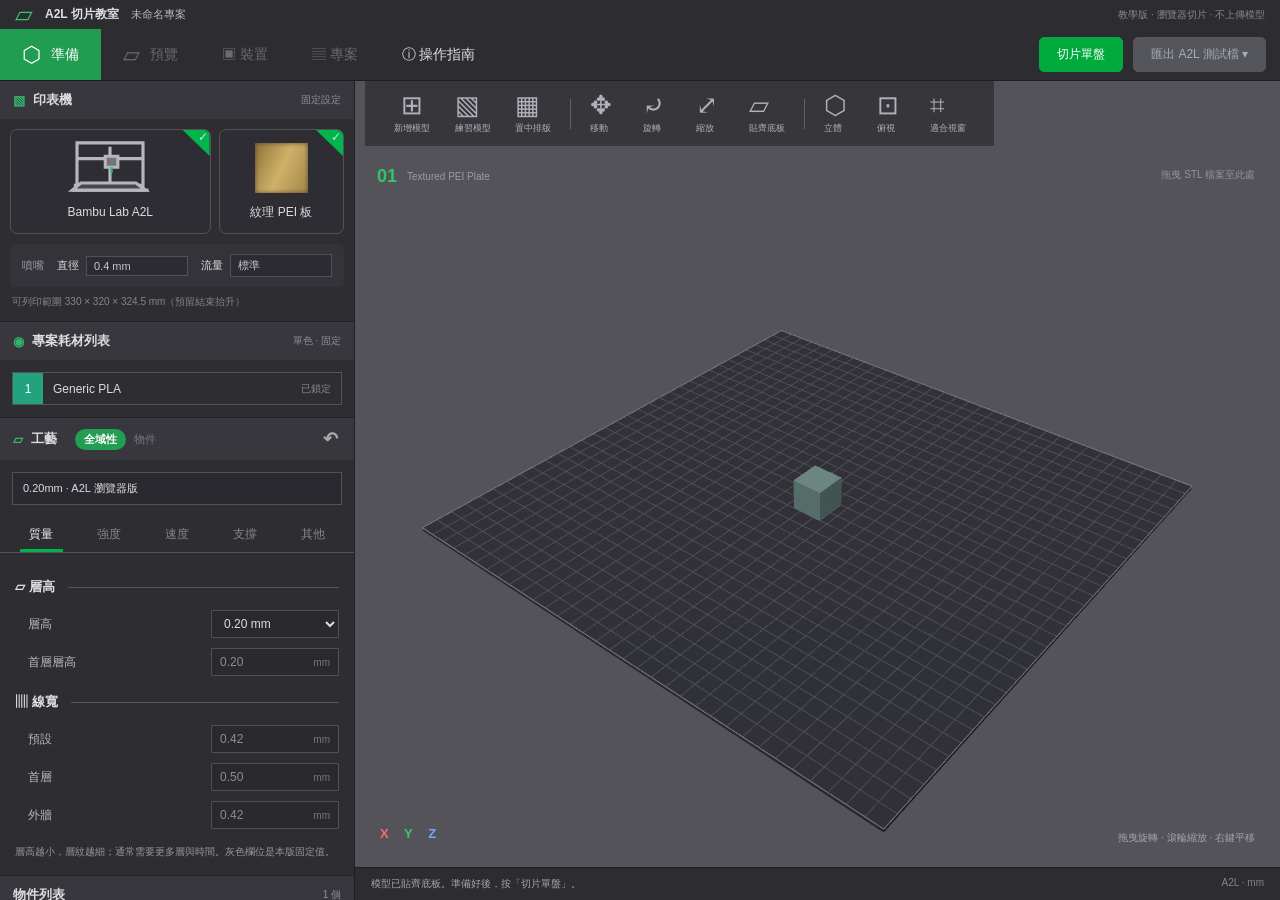
<file: a2l-pages 2/index.html>
<!doctype html><html lang="zh-Hant"><head><meta charset="utf-8"><meta name="viewport" content="width=device-width,initial-scale=1"><title>A2L 切片教室</title><link rel="stylesheet" href="style.css?v=pages-color2"><script type="importmap">{"imports":{"three":"./vendor/three.module.js"}}</script></head><body>
<div class="titlebar"><span class="app-icon">▱</span><b>A2L 切片教室</b><span>未命名專案</span><small>教學版 · 瀏覽器切片 · 不上傳模型</small></div>
<header><nav aria-label="工作流程"><button id="prepare" class="active"><span>⬡</span> 準備</button><button id="preview" disabled><span>▱</span> 預覽</button><button disabled title="此教學版不連接列印機">▣ 裝置</button><button disabled title="此教學版只處理單一模型">▤ 專案</button><button id="help">ⓘ 操作指南</button></nav><div class="actions"><button id="slice" class="primary" disabled>切片單盤</button><button id="cancel" hidden>取消切片</button><a id="download" class="button primary disabled" aria-disabled="true" download>匯出 A2L 測試檔 ▾</a></div></header>
<main><aside class="settings"><section class="printer-section"><div class="section-title"><span class="green">▧</span> 印表機 <small>固定設定</small></div><div class="machine-cards"><div class="machine-card"><svg viewBox="0 0 140 80" aria-hidden="true"><g fill="none" stroke="#b6b7bc" stroke-width="4"><path d="M28 68V10h84v58M22 70h97M70 15v50M28 30h84M24 64h90"/><path d="M64 27h16v14H64z" fill="#72757a"/><path d="M33 61h70l12 9H22z" fill="#45474c"/></g><path d="M72 41v7" stroke="#25ba69" stroke-width="3"/></svg><b>Bambu Lab A2L</b><span class="corner-check">✓</span></div><div class="machine-card plate-card"><div class="pei"></div><b>紋理 PEI 板</b><span class="corner-check">✓</span></div></div><div class="nozzle"><span>噴嘴</span><label>直徑 <b>0.4 mm</b></label><label>流量 <b>標準</b></label></div><p class="bed-size">可列印範圍 330 × 320 × 324.5 mm（預留結束抬升）</p></section>
<section class="filament-section"><div class="section-title"><span class="green">◉</span> 專案耗材列表 <small>單色 · 固定</small></div><div class="filament-line"><span class="spool">1</span><span>Generic PLA</span><span class="locked">已鎖定</span></div></section>
<section class="process-section"><div class="section-title"><span class="green">▱</span> 工藝 <span class="pill">全域性</span><span class="object-label">物件</span><button id="reset" title="還原列印參數" aria-label="還原列印參數">↶</button></div><div class="preset" id="presetName">0.20mm · A2L 瀏覽器版</div><div class="param-tabs" role="tablist" aria-label="工藝參數"><button class="selected" data-panel="quality" role="tab" aria-selected="true">質量</button><button data-panel="strength" role="tab" aria-selected="false">強度</button><button data-panel="speed" role="tab" aria-selected="false">速度</button><button data-panel="support" role="tab" aria-selected="false">支撐</button><button data-panel="other" role="tab" aria-selected="false">其他</button></div>
<div class="param-panel" id="panel-quality" role="tabpanel"><h3>▱ 層高</h3><label class="param-row">層高 <select id="layer"><option value="0.12">0.12 mm</option><option value="0.16">0.16 mm</option><option value="0.2" selected>0.20 mm</option><option value="0.24">0.24 mm</option><option value="0.28">0.28 mm</option></select></label><div class="param-row"><span>首層層高</span><span class="readonly">0.20 <small>mm</small></span></div><h3>▥ 線寬</h3><div class="param-row"><span>預設</span><span class="readonly">0.42 <small>mm</small></span></div><div class="param-row"><span>首層</span><span class="readonly">0.50 <small>mm</small></span></div><div class="param-row"><span>外牆</span><span class="readonly">0.42 <small>mm</small></span></div><p class="hint" id="layerHint">層高越小，層紋越細；通常需要更多層與時間。灰色欄位是本版固定值。</p></div>
<div class="param-panel" id="panel-strength" role="tabpanel" hidden><h3>▥ 牆壁</h3><label class="param-row">牆壁圈數<input id="walls" type="number" min="2" max="6" value="2"></label><h3>▤ 頂部 / 底部外殼</h3><div class="param-row"><span>頂部殼體層數</span><span class="readonly">5</span></div><div class="param-row"><span>底部殼體層數</span><span class="readonly">3</span></div><h3>▦ 稀疏填充</h3><label class="param-row">稀疏填充密度 %<input id="infill" type="number" min="0" max="80" value="15"></label><div class="param-row"><span>填充圖案</span><span class="readonly">網格 Grid</span></div><p class="hint">填充支撐內部；外牆也會影響強度。先改一個參數，再比較切片結果。</p></div>
<div class="param-panel" id="panel-speed" role="tabpanel" hidden><h3>◴ 首層速度</h3><div class="param-row"><span>首層</span><span class="readonly">50 <small>mm/s</small></span></div><h3>◴ 其他層速度</h3><div class="param-row"><span>外牆</span><span class="readonly">200 <small>mm/s</small></span></div><div class="param-row"><span>內牆</span><span class="readonly">300 <small>mm/s</small></span></div><div class="param-row"><span>稀疏填充</span><span class="readonly">270 <small>mm/s</small></span></div><p class="hint">速度沿用 A2L 標準工藝。這些是設定上限；實際速度還受流量、冷卻與加速度限制。</p></div>
<div class="param-panel" id="panel-support" role="tabpanel" hidden><h3>♧ 支撐</h3><label class="param-row">啟用支撐<input id="support" type="checkbox"></label><div class="param-row"><span>類型</span><span class="readonly">普通（自動）</span></div><p class="hint">用「練習模型」切換到橋樑，觀察啟用支撐前後的路徑。是否需要支撐仍取決於懸空形狀與跨距。</p></div>
<div class="param-panel" id="panel-other" role="tabpanel" hidden><h3>▱ 熱床附著</h3><label class="param-row">啟用外側 Brim<input id="brim" type="checkbox"></label><div class="param-row"><span>Brim 寬度</span><span class="readonly">5 <small>mm</small></span></div><h3>▤ 列印順序</h3><div class="param-row"><span>順序</span><span class="readonly">逐層</span></div><p class="hint">Brim 會延伸物件底部的接觸面積。模型太靠近板邊時，請檢查切片結果是否超界。</p></div></section>
<section class="objects"><div class="section-title">物件列表 <small id="objectCount">1 個</small></div><div class="object-row"><span class="green">⬡</span><span id="modelName">練習方塊.stl</span><button id="delete" aria-label="刪除模型">×</button></div><div id="dimensions" class="muted">20 × 20 × 20 mm</div></section><div class="engine"><i id="engineDot" class="dot"></i><span id="engineStatus">正在連接切片引擎…</span></div></aside>
<div class="workspace"><div class="toolbar"><label class="tool" for="file" title="匯入 STL 模型"><span>⊞</span><small>新增模型</small></label><input hidden id="file" type="file" accept=".stl"><button class="tool" id="sample" title="切換方塊 / 橋樑練習模型"><span>▧</span><small>練習模型</small></button><button class="tool" id="center"><span>▦</span><small>置中排版</small></button><i class="divider"></i><button class="tool" id="moveTool"><span>✥</span><small>移動</small></button><button class="tool" id="rotateTool"><span>⤾</span><small>旋轉</small></button><button class="tool" id="scaleTool"><span>⤢</span><small>縮放</small></button><button class="tool" id="bedTool"><span>▱</span><small>貼齊底板</small></button><i class="divider"></i><button class="tool" id="iso"><span>⬡</span><small>立體</small></button><button class="tool" id="top"><span>⊡</span><small>俯視</small></button><button class="tool" id="fit"><span>⌗</span><small>適合視窗</small></button></div>
<div class="viewport" id="viewport"><div class="plate-label"><b>01</b><span>Textured PEI Plate</span></div><div id="dropHint">拖曳 STL 檔案至此處</div><div id="transform"><div class="transform-title">物件操作 <button id="closeTransform" aria-label="關閉物件操作">×</button></div><label>縮放 %<input id="scale" type="number" value="100" min="1" max="2000"></label><label>旋轉 X°<input id="rx" type="number" value="0" step="15"></label><label>旋轉 Y°<input id="ry" type="number" value="0" step="15"></label><label>旋轉 Z°<input id="rz" type="number" value="0" step="15"></label><label>中心 X<input id="px" type="number" value="165" step="1"></label><label>中心 Y<input id="py" type="number" value="160" step="1"></label></div>
<div id="result" hidden><div class="result-title">切片結果 <span>引擎估算</span></div><div class="stats"><div><b id="time">—</b><small>預估總時間</small></div><div><b id="weight">—</b><small>PLA 用量</small></div></div><p id="comparison" class="hint"></p><p id="engineWarning" class="warning"></p><small class="hint">真實 G-code · A2L 輸出尚未實機驗證</small></div>
<div class="axis-label"><span style="color:#ff6868">X</span> <span style="color:#30c973">Y</span> <span style="color:#79a4ff">Z</span></div><div class="view-hint">拖曳旋轉 · 滾輪縮放 · 右鍵平移</div><div id="boundsWarning" hidden>模型超出列印範圍，請縮小或置中</div></div>
<div id="layerPanel" hidden><div class="layer-head"><b id="layerReadout">第 1 層</b><label class="inline"><input type="checkbox" id="singleLayer"> 只顯示此層</label><button id="play">▶ 播放</button></div><input id="layerSlider" type="range" min="1" max="100" value="1" aria-label="預覽層數"><div class="legend"><span style="--c:#8baba7">模型 · 霧面灰綠</span><span style="--c:#b6a18e">支撐 · 灰褐</span></div></div>
<progress id="progress" max="100" value="0" hidden></progress><footer><span id="status" role="status">先觀察模型，再決定列印方式。</span><span class="units">A2L · mm</span></footer></div></main>
<dialog id="guide"><button id="closeGuide" class="close" aria-label="關閉指南">×</button><div class="eyebrow">你的第一份列印檔案</div><h2>先準備，再檢查。</h2><p>這是獨立製作的教學介面，借用切片軟體常見操作流程，並非 Bambu Lab 官方產品。</p><ol class="tasks"><li id="task1">匯入 STL（以 mm 解讀），或使用內建練習模型。每次匯入會替換目前模型。</li><li id="task2">調整尺寸與方向。旋轉後自動貼齊底板；使用「置中」回到板中央。</li><li id="task3">設定層高、填充率、外牆、支撐與裙邊，再按「切片列印板」。</li><li id="task4">預覽顯示實際 G-code 的擠出路徑，支援逐層播放。未顯示空走與機器開關機動作。</li><li>下載 .gcode.3mf，先用 Bambu Studio 檢查，再交由教師安排實機列印。</li></ol><p><b>固定條件：</b>A2L、0.4 mm 噴嘴、Generic PLA、紋理 PEI 板。此版本每次處理一個模型、一個列印板。</p><p>模型與路徑在瀏覽器記憶體內運算，重新整理會清除。網頁不會傳送列印指令，也不會將模型上傳雲端。</p><p>切片引擎：three-slicer 0.3.5（OrcaSlicer 衍生核心），不是完整 Bambu Studio。<a href="./README.md">原始碼、授權與驗證說明</a></p></dialog>
<script src="./vendor/spark-md5.js"></script><script type="module" src="app.js?v=pages-color2"></script></body></html>
</file>
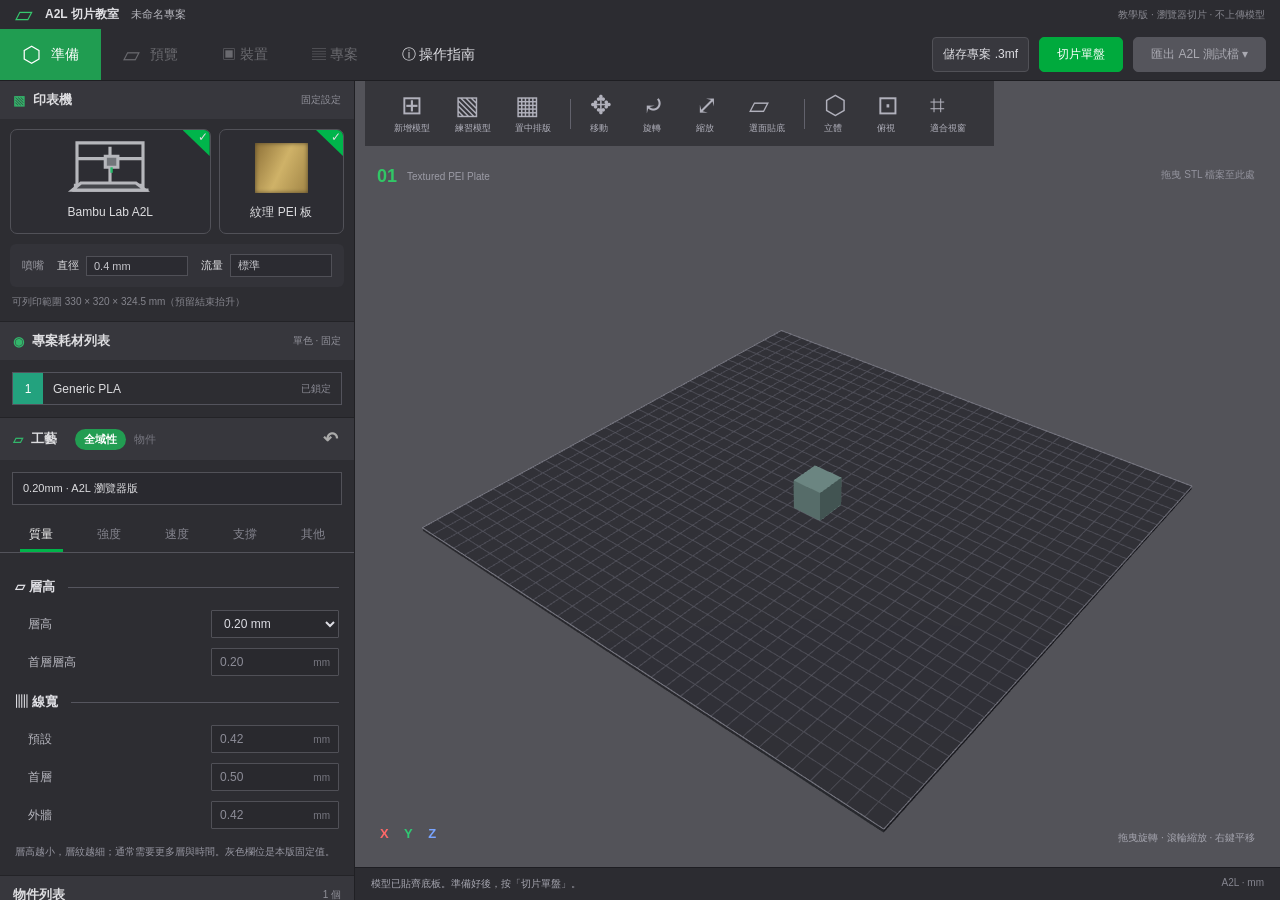
<file: a2l-pages/index.html>
<!doctype html><html lang="zh-Hant"><head><meta charset="utf-8"><meta name="viewport" content="width=device-width,initial-scale=1"><title>A2L 切片教室</title><link rel="stylesheet" href="style.css?v=20261019-topology"><script type="importmap">{"imports":{"three":"./vendor/three.module.js"}}</script></head><body>
<div class="titlebar"><span class="app-icon">▱</span><b>A2L 切片教室</b><span>未命名專案</span><small>教學版 · 瀏覽器切片 · 不上傳模型</small></div>
<header><nav aria-label="工作流程"><button id="prepare" class="active"><span>⬡</span> 準備</button><button id="preview" disabled><span>▱</span> 預覽</button><button disabled title="此教學版不連接列印機">▣ 裝置</button><button disabled title="此教學版只處理單一模型">▤ 專案</button><button id="help">ⓘ 操作指南</button></nav><div class="actions"><button id="slice" class="primary" disabled>切片單盤</button><button id="cancel" hidden>取消切片</button><a id="download" class="button primary disabled" aria-disabled="true" download>匯出 A2L 測試檔 ▾</a></div></header>
<main><aside class="settings"><section class="printer-section"><div class="section-title"><span class="green">▧</span> 印表機 <small>固定設定</small></div><div class="machine-cards"><div class="machine-card"><svg viewBox="0 0 140 80" aria-hidden="true"><g fill="none" stroke="#b6b7bc" stroke-width="4"><path d="M28 68V10h84v58M22 70h97M70 15v50M28 30h84M24 64h90"/><path d="M64 27h16v14H64z" fill="#72757a"/><path d="M33 61h70l12 9H22z" fill="#45474c"/></g><path d="M72 41v7" stroke="#25ba69" stroke-width="3"/></svg><b>Bambu Lab A2L</b><span class="corner-check">✓</span></div><div class="machine-card plate-card"><div class="pei"></div><b>紋理 PEI 板</b><span class="corner-check">✓</span></div></div><div class="nozzle"><span>噴嘴</span><label>直徑 <b>0.4 mm</b></label><label>流量 <b>標準</b></label></div><p class="bed-size">可列印範圍 330 × 320 × 324.5 mm（預留結束抬升）</p></section>
<section class="filament-section"><div class="section-title"><span class="green">◉</span> 專案耗材列表 <small>單色 · 固定</small></div><div class="filament-line"><span class="spool">1</span><span>Generic PLA</span><span class="locked">已鎖定</span></div></section>
<section class="process-section"><div class="section-title"><span class="green">▱</span> 工藝 <span class="pill">全域性</span><span class="object-label">物件</span><button id="reset" title="還原列印參數" aria-label="還原列印參數">↶</button></div><div class="preset" id="presetName">0.20mm · A2L 瀏覽器版</div><div class="param-tabs" role="tablist" aria-label="工藝參數"><button class="selected" data-panel="quality" role="tab" aria-selected="true">質量</button><button data-panel="strength" role="tab" aria-selected="false">強度</button><button data-panel="speed" role="tab" aria-selected="false">速度</button><button data-panel="support" role="tab" aria-selected="false">支撐</button><button data-panel="other" role="tab" aria-selected="false">其他</button></div>
<div class="param-panel" id="panel-quality" role="tabpanel"><h3>▱ 層高</h3><label class="param-row">層高 <select id="layer"><option value="0.12">0.12 mm</option><option value="0.16">0.16 mm</option><option value="0.2" selected>0.20 mm</option><option value="0.24">0.24 mm</option><option value="0.28">0.28 mm</option></select></label><div class="param-row"><span>首層層高</span><span class="readonly">0.20 <small>mm</small></span></div><h3>▥ 線寬</h3><div class="param-row"><span>預設</span><span class="readonly">0.42 <small>mm</small></span></div><div class="param-row"><span>首層</span><span class="readonly">0.50 <small>mm</small></span></div><div class="param-row"><span>外牆</span><span class="readonly">0.42 <small>mm</small></span></div><p class="hint" id="layerHint">層高越小，層紋越細；通常需要更多層與時間。灰色欄位是本版固定值。</p></div>
<div class="param-panel" id="panel-strength" role="tabpanel" hidden><h3>▥ 牆壁</h3><label class="param-row">牆壁圈數<input id="walls" type="number" min="2" max="6" value="2"></label><h3>▤ 頂部 / 底部外殼</h3><div class="param-row"><span>頂部殼體層數</span><span class="readonly">5</span></div><div class="param-row"><span>底部殼體層數</span><span class="readonly">3</span></div><h3>▦ 稀疏填充</h3><label class="param-row">稀疏填充密度 %<input id="infill" type="number" min="0" max="80" value="15"></label><div class="param-row"><span>填充圖案</span><span class="readonly">網格 Grid</span></div><p class="hint">填充支撐內部；外牆也會影響強度。先改一個參數，再比較切片結果。</p></div>
<div class="param-panel" id="panel-speed" role="tabpanel" hidden><h3>◴ 首層速度</h3><div class="param-row"><span>首層</span><span class="readonly">50 <small>mm/s</small></span></div><h3>◴ 其他層速度</h3><div class="param-row"><span>外牆</span><span class="readonly">200 <small>mm/s</small></span></div><div class="param-row"><span>內牆</span><span class="readonly">300 <small>mm/s</small></span></div><div class="param-row"><span>稀疏填充</span><span class="readonly">270 <small>mm/s</small></span></div><p class="hint">速度沿用 A2L 標準工藝。這些是設定上限；實際速度還受流量、冷卻與加速度限制。</p></div>
<div class="param-panel" id="panel-support" role="tabpanel" hidden><h3>♧ 支撐</h3><label class="param-row">啟用支撐<input id="support" type="checkbox"></label><div class="param-row"><span>類型</span><span class="readonly">普通（自動）</span></div><p class="hint">用「練習模型」切換到橋樑，觀察啟用支撐前後的路徑。是否需要支撐仍取決於懸空形狀與跨距。</p></div>
<div class="param-panel" id="panel-other" role="tabpanel" hidden><h3>▱ 熱床附著</h3><label class="param-row">啟用外側 Brim<input id="brim" type="checkbox"></label><div class="param-row"><span>Brim 寬度</span><span class="readonly">5 <small>mm</small></span></div><h3>▤ 列印順序</h3><div class="param-row"><span>順序</span><span class="readonly">逐層</span></div><p class="hint">Brim 會延伸物件底部的接觸面積。模型太靠近板邊時，請檢查切片結果是否超界。</p></div></section>
<section class="objects"><div class="section-title">物件列表 <small id="objectCount">1 個</small></div><div class="object-row"><span class="green">⬡</span><span id="modelName">練習方塊.stl</span><button id="delete" aria-label="刪除模型">×</button></div><div id="dimensions" class="muted">20 × 20 × 20 mm</div></section><div class="engine"><i id="engineDot" class="dot"></i><span id="engineStatus">正在連接切片引擎…</span></div></aside>
<div class="workspace"><div class="toolbar"><label class="tool" for="file" title="匯入 STL 模型"><span>⊞</span><small>新增模型</small></label><input hidden id="file" type="file" accept=".stl"><button class="tool" id="sample" title="切換方塊 / 橋樑練習模型"><span>▧</span><small>練習模型</small></button><button class="tool" id="center"><span>▦</span><small>置中排版</small></button><i class="divider"></i><button class="tool" id="moveTool"><span>✥</span><small>移動</small></button><button class="tool" id="rotateTool"><span>⤾</span><small>旋轉</small></button><button class="tool" id="scaleTool"><span>⤢</span><small>縮放</small></button><button class="tool" id="bedTool"><span>▱</span><small>貼齊底板</small></button><i class="divider"></i><button class="tool" id="iso"><span>⬡</span><small>立體</small></button><button class="tool" id="top"><span>⊡</span><small>俯視</small></button><button class="tool" id="fit"><span>⌗</span><small>適合視窗</small></button></div>
<div class="viewport" id="viewport"><div class="plate-label"><b>01</b><span>Textured PEI Plate</span></div><div id="dropHint">拖曳 STL 檔案至此處</div><div id="transform"><div class="transform-title">物件操作 <button id="closeTransform" aria-label="關閉物件操作">×</button></div><label>縮放 %<input id="scale" type="number" value="100" min="1" max="2000"></label><label>旋轉 X°<input id="rx" type="number" value="0" step="15"></label><label>旋轉 Y°<input id="ry" type="number" value="0" step="15"></label><label>旋轉 Z°<input id="rz" type="number" value="0" step="15"></label><label>中心 X<input id="px" type="number" value="165" step="1"></label><label>中心 Y<input id="py" type="number" value="160" step="1"></label></div>
<div id="result" hidden><div class="result-title">切片結果 <span>引擎估算</span></div><div class="stats"><div><b id="time">—</b><small>預估總時間</small></div><div><b id="weight">—</b><small>PLA 用量</small></div></div><p id="comparison" class="hint"></p><p id="engineWarning" class="warning"></p><small class="hint">真實 G-code · A2L 輸出尚未實機驗證</small></div>
<div class="axis-label"><span style="color:#ff6868">X</span> <span style="color:#30c973">Y</span> <span style="color:#79a4ff">Z</span></div><div class="view-hint">拖曳旋轉 · 滾輪縮放 · 右鍵平移</div><div id="boundsWarning" hidden>模型超出列印範圍，請縮小或置中</div></div>
<div id="layerPanel" hidden><div class="layer-head"><b id="layerReadout">第 1 層</b><label class="inline"><input type="checkbox" id="singleLayer"> 只顯示此層</label><button id="play">▶ 播放</button></div><input id="layerSlider" type="range" min="1" max="100" value="1" aria-label="預覽層數"><div class="legend"><span style="--c:#8baba7">模型 · 霧面灰綠</span><span style="--c:#b6a18e">支撐 · 灰褐</span></div></div>
<progress id="progress" max="100" value="0" hidden></progress><footer><span id="status" role="status">先觀察模型，再決定列印方式。</span><span class="units">A2L · mm</span></footer></div></main>
<dialog id="guide"><button id="closeGuide" class="close" aria-label="關閉指南">×</button><div class="eyebrow">你的第一份列印檔案</div><h2>先準備，再檢查。</h2><p>這是獨立製作的教學介面，借用切片軟體常見操作流程，並非 Bambu Lab 官方產品。</p><ol class="tasks"><li id="task1">匯入 STL（以 mm 解讀）或本網站儲存的 .3mf 專案，或使用內建練習模型。每次匯入會替換目前模型。</li><li id="task2">調整尺寸與方向。按「選面貼底」，點選模型的外側平面，讓該面朝下並將模型貼齊底板；使用「置中」回到板中央。</li><li id="task3">設定層高、填充率、外牆、支撐與裙邊，再按「切片列印板」。</li><li id="task4">預覽顯示實際 G-code 的擠出路徑，支援逐層播放。未顯示空走與機器開關機動作。</li><li>按「儲存專案 .3mf」可保存模型與設定，日後重新匯入繼續編輯。</li><li>下載 .gcode.3mf，先用 Bambu Studio 檢查，再交由教師安排實機列印。</li></ol><p><b>固定條件：</b>A2L、0.4 mm 噴嘴、Generic PLA、紋理 PEI 板。此版本每次處理一個模型、一個列印板。</p><p>模型與路徑在瀏覽器記憶體內運算，重新整理會清除。網頁不會傳送列印指令，也不會將模型上傳雲端。</p><p>切片引擎：three-slicer 0.3.5（OrcaSlicer 衍生核心），不是完整 Bambu Studio。<a href="./README.md">原始碼、授權與驗證說明</a></p></dialog>
<script src="./vendor/spark-md5.js"></script><script type="module" src="app.js?v=20261019-topology"></script></body></html>
</file>
<file: a2l-pages 2/style.css>
:root{font-family:-apple-system,BlinkMacSystemFont,"Noto Sans TC","PingFang TC",sans-serif;font-size:13px;color:#dddde0;background:#535359;color-scheme:dark;--green:#00ae42;--line:#48484e;--panel:#2d2d32;--input:#29292e}*{box-sizing:border-box}body{margin:0}button,input,select{font:inherit}button,.button{cursor:pointer;border:1px solid #515157;border-radius:4px;background:#38383e;color:#dedee3;padding:7px 12px;text-decoration:none;display:inline-block;text-align:center;white-space:nowrap}button:hover,.button:hover{background:#46464e}button:disabled,.disabled{opacity:.4;cursor:not-allowed;pointer-events:none}button:focus-visible,a:focus-visible,input:focus-visible,select:focus-visible{outline:2px solid #37cf73;outline-offset:2px}.titlebar{height:29px;background:#2c2c31;display:flex;gap:12px;align-items:center;padding:0 15px;font-size:11px;color:#b6b6bd}.titlebar b{color:#e0e0e4;font-size:12px}.titlebar small{margin-left:auto;font-size:10px;color:#87878f}.app-icon{color:#36c86e;font-size:23px}header{height:52px;background:#2c2c31;display:flex;align-items:stretch;justify-content:space-between;border-bottom:1px solid #1e1e22;padding-right:14px}header nav{display:flex;align-items:stretch}header nav button{border:0;border-radius:0;background:none;font-size:14px;padding:0 22px}header nav button span{font-size:22px;margin-right:6px;vertical-align:middle}header nav button.active{background:#209d51;color:white}header nav button:disabled{opacity:.35}header .actions{display:flex;align-items:center;gap:10px;margin-left:12px}.primary{background:#00aa3d;color:#fff;border-color:#00aa3d;border-radius:5px;padding:8px 17px;font-size:12px}.primary:hover{background:#039337}.actions .disabled{background:#55555c;border-color:#55555c;color:#aaaab2;opacity:1}main{display:grid;grid-template-columns:355px minmax(380px,1fr);height:calc(100dvh - 81px);min-height:550px}.settings{background:var(--panel);border-right:1px solid #202024;overflow:auto;scrollbar-width:thin}.settings section{border-bottom:1px solid #232327}.section-title{display:flex;align-items:center;gap:8px;background:#37373d;padding:10px 13px;font-weight:600;font-size:13px;min-height:38px}.section-title small{margin-left:auto;font-size:10px;font-weight:400;color:#909099}.green{color:#33b66b}.machine-cards{display:grid;grid-template-columns:1.6fr 1fr;gap:8px;padding:10px}.machine-card{position:relative;border:1px solid #515158;border-radius:7px;display:flex;flex-direction:column;align-items:center;justify-content:center;min-height:105px;background:#2d2d33}.machine-card svg{width:110px;height:65px}.machine-card b{font-weight:500;font-size:12px;margin:6px 0 10px}.corner-check{position:absolute;right:0;top:0;background:#00b54b;clip-path:polygon(0 0,100% 0,100% 100%);padding:0 2px 12px 15px;border-radius:0 6px 0 0;font-size:12px}.pei{width:53px;height:50px;background:linear-gradient(115deg,#8e7138,#cfb268,#a18546);box-shadow:inset 0 0 4px #55472b;margin:10px 0 5px;border-radius:1px}.nozzle{margin:0 10px;background:#333339;border-radius:6px;padding:10px 12px;display:flex;gap:13px;align-items:center;font-size:11px}.nozzle>span{color:#9999a1}.nozzle label{display:flex;align-items:center;gap:7px;flex:1}.nozzle b{border:1px solid #505057;padding:3px 7px;background:#2b2b31;font-size:11px;font-weight:400;flex:1;color:#c6c6cc}.bed-size{font-size:10px;color:#85858d;margin:8px 12px 12px}.filament-line{margin:12px;display:flex;align-items:center;border:1px solid #53535c;height:33px;gap:10px;font-size:12px}.spool{background:#23a27e;color:white;align-self:stretch;width:30px;display:grid;place-items:center}.locked{font-size:10px;color:#888892;margin-left:auto;padding-right:10px}.pill{background:#229d52;border-radius:20px;font-size:11px;padding:3px 9px;color:white;margin-left:10px}.object-label{font-size:11px;color:#777780;font-weight:400}.section-title>button{margin-left:auto;border:0;background:none;font-size:18px;padding:0 3px;color:#aaa}.preset{margin:12px;border:1px solid #515158;background:#29292f;padding:8px 10px;font-size:11px;overflow:hidden;white-space:nowrap;text-overflow:ellipsis}.param-tabs{display:flex;border-bottom:1px solid #53535b;padding:0 10px;gap:5px}.param-tabs button{position:relative;flex:1;padding:9px 0;border:0;background:none;color:#85858f;border-radius:0;font-size:12px}.param-tabs button.selected{color:#eee}.param-tabs button.selected:after{position:absolute;bottom:0;left:10px;right:10px;height:3px;content:"";background:#00b44a}.param-panel{padding:8px 15px 14px;min-height:235px}h3{display:flex;align-items:center;gap:8px;font-size:13px;font-weight:600;margin:17px 0 14px;color:#e0e0e5}h3:after{content:"";height:1px;background:#55555e;flex:1;margin-left:5px}.param-row{display:flex;align-items:center;justify-content:space-between;margin:10px 0 10px 13px;min-height:27px;font-size:12px;color:#b9b9c1}.param-row input[type=number],.param-row select,.readonly{width:128px;background:var(--input);border:1px solid #505057;border-radius:1px;padding:4px 8px;font-size:12px;height:28px;color:#dddde4}.readonly{color:#8d8d98;display:flex;justify-content:space-between;align-items:center}.readonly small{color:#777780;font-size:10px}input[type=checkbox]{width:16px;height:16px;accent-color:#00aa44;margin-right:110px}.hint{font-size:10px;line-height:1.8;color:#9696a1;margin:14px 0 0}.objects .object-row{display:flex;align-items:center;gap:7px;background:#274437;border-left:3px solid #1cb75d;margin:8px 10px;padding:5px 8px;font-size:11px}.object-row>span:nth-child(2){flex:1;overflow:hidden;text-overflow:ellipsis;white-space:nowrap}.object-row button{padding:0 5px;border:0;background:none;font-size:17px}.muted{color:#92929c;font-size:10px;margin:8px 14px 12px}.engine{padding:12px;font-size:10px;color:#93939d}.dot{display:inline-block;width:7px;height:7px;background:#24b968;border-radius:50%;margin-right:6px}.workspace{display:flex;flex-direction:column;min-width:0;position:relative;overflow:hidden}.toolbar{display:flex;align-items:center;background:#36363b;gap:4px;padding:7px 18px;margin:0 10px;z-index:2;width:max-content;max-width:calc(100% - 20px);overflow:auto}.toolbar .tool{background:none;display:flex;flex-direction:column;border:0;border-radius:3px;padding:4px 10px;min-width:49px;text-align:center;cursor:pointer;color:#b1b1bc}.toolbar .tool:hover{background:#4b4b53;color:#e7e7ed}.tool>span{font-size:26px;line-height:26px;display:block;font-weight:300}.tool small{font-size:9px;margin-top:4px}.divider{background:#62626c;width:1px;height:30px;margin:0 5px;flex-shrink:0}.viewport{position:relative;flex:1;min-height:280px;overflow:hidden;touch-action:none}.viewport canvas{display:block;width:100%;height:100%}.plate-label{position:absolute;top:20px;left:22px;pointer-events:none;color:#b4b4bd;display:flex;align-items:center;gap:10px;font-size:10px}.plate-label b{color:#31c766;font-size:18px;font-weight:600}.plate-label span{color:#9c9ca6}#dropHint{position:absolute;top:22px;right:25px;font-size:10px;color:#93939d}.axis-label{position:absolute;bottom:26px;left:25px;font-size:13px;font-weight:bold;word-spacing:12px}.view-hint{position:absolute;bottom:22px;right:25px;font-size:10px;color:#a4a4ae}#boundsWarning{position:absolute;bottom:58px;left:50%;transform:translateX(-50%);background:#573b2b;color:#ffd398;padding:12px 18px;border:1px solid #96724b;border-radius:4px;font-size:11px;white-space:nowrap}#transform{position:absolute;top:55px;left:22px;background:#34343a;border:1px solid #63636c;box-shadow:0 6px 18px #0003;border-radius:4px;padding:10px 12px;display:grid;grid-template-columns:1fr 1fr 1fr;gap:8px;width:285px;z-index:2}#transform .transform-title{grid-column:1/-1;display:flex;align-items:center;font-size:12px;padding-bottom:7px;border-bottom:1px solid #53535b}#closeTransform{margin-left:auto;border:0;padding:0 3px;background:none;font-size:17px}#transform label{font-size:10px;color:#aaaab5}#transform input{display:block;margin-top:6px;padding:5px 6px;width:100%;border:1px solid #595963;background:#29292f;border-radius:1px;height:29px;font-size:11px}.layer-head{display:flex;align-items:center;gap:20px;font-size:12px}.layer-head b{margin-right:auto;font-weight:500}.inline{display:flex;align-items:center;font-size:11px;gap:6px}.inline input{margin:0}.layer-head button{font-size:11px;padding:5px 10px}#layerPanel{background:#35353b;padding:14px 25px;border-top:1px solid #5a5a63}input[type=range]{width:100%;accent-color:#00ba49;margin:17px 0}.legend{display:flex;gap:22px;font-size:10px;color:#b8b8c1}.legend span:before{content:"";display:inline-block;background:var(--c);width:8px;height:8px;border-radius:1px;margin-right:6px}footer{display:flex;justify-content:space-between;padding:9px 16px;background:#2c2c31;border-top:1px solid #1e1e23;color:#a6a6b0;font-size:10px;gap:10px}.units{white-space:nowrap;color:#85858f}progress{width:100%;height:4px;accent-color:#00b54a;margin:0}#result{position:absolute;top:55px;right:22px;width:240px;background:#303036ed;border:1px solid #62626b;border-radius:4px;padding:15px;z-index:1}.result-title{font-size:12px;border-bottom:1px solid #53535b;padding-bottom:10px;display:flex;justify-content:space-between}.result-title span{font-size:9px;color:#90909a}.stats{display:flex;justify-content:space-between;padding-top:15px}.stats b{font-size:20px;color:#e0e0e8;font-weight:500}.stats small{font-size:10px;color:#93939f;display:block;margin-top:6px}.warning{font-size:10px;color:#e8b778;line-height:1.8;overflow-wrap:anywhere}.warning a{color:#e8b778}dialog{border:1px solid #65656f;border-radius:7px;max-width:620px;width:90vw;padding:35px;background:#303037;color:#c7c7d0;box-shadow:0 20px 90px #0007}dialog::backdrop{background:#16161f99;backdrop-filter:blur(3px)}dialog p,dialog li{font-size:13px;line-height:1.9}dialog li{padding:6px 0}.close{position:absolute;right:16px;top:14px;border:0;font-size:22px}dialog h2{font-size:25px;color:#eee}.eyebrow{color:#62d58a;font-size:11px}.tasks li.done::marker{color:#38c96c}body.busy .settings input,body.busy .settings select,body.busy #transform,body.busy .toolbar{pointer-events:none;opacity:.5}[hidden]{display:none!important}@media(max-width:1050px){main{grid-template-columns:300px minmax(380px,1fr)}header nav button{padding:0 13px;font-size:12px}header nav button:disabled{display:none}.actions .primary{padding:8px 12px;font-size:11px}.param-row input[type=number],.param-row select,.readonly{width:110px}.toolbar{padding:6px}.toolbar .tool{padding:4px 7px}.param-row{margin-left:4px}#result{width:210px}input[type=checkbox]{margin-right:93px}}@media(max-width:720px){body{min-width:620px}.titlebar small{display:none}main{grid-template-columns:240px minmax(380px,1fr)}header nav button{padding:0 12px}header nav button span{display:none}.settings .machine-cards{grid-template-columns:1.3fr 1fr}.machine-card b{font-size:10px}.nozzle{padding:8px 6px;gap:5px}.nozzle>span{display:none}.param-panel{padding:8px}.param-row{font-size:11px}.param-row input[type=number],.param-row select,.readonly{width:95px}.pill{margin-left:0}.object-label{display:none}header .actions{gap:5px}.toolbar .tool{padding:3px 6px}.tool small{font-size:8px}#result{width:190px;right:14px}#transform{width:250px}.titlebar{font-size:10px}input[type=checkbox]{margin-right:80px}}
@media(max-width:1050px){header nav #preview:disabled{display:block}}.tool small{white-space:nowrap}.toolbar label.tool{min-width:58px}.param-tabs button:disabled{pointer-events:none}
.inline input[type=checkbox]{margin:0}#result{top:12px}
#result{max-height:calc(100% - 55px);overflow:auto}#retrySupport,#retryWarnings{width:100%;margin-top:10px;white-space:normal;font-size:11px}#retryWarnings{border-color:#9d8c73;color:#d2bfa2;background:#39352f}
</file>
<file: a2l-pages/style.css>
:root{font-family:-apple-system,BlinkMacSystemFont,"Noto Sans TC","PingFang TC",sans-serif;font-size:13px;color:#dddde0;background:#535359;color-scheme:dark;--green:#00ae42;--line:#48484e;--panel:#2d2d32;--input:#29292e}*{box-sizing:border-box}body{margin:0}button,input,select{font:inherit}button,.button{cursor:pointer;border:1px solid #515157;border-radius:4px;background:#38383e;color:#dedee3;padding:7px 12px;text-decoration:none;display:inline-block;text-align:center;white-space:nowrap}button:hover,.button:hover{background:#46464e}button:disabled,.disabled{opacity:.4;cursor:not-allowed;pointer-events:none}button:focus-visible,a:focus-visible,input:focus-visible,select:focus-visible{outline:2px solid #37cf73;outline-offset:2px}.titlebar{height:29px;background:#2c2c31;display:flex;gap:12px;align-items:center;padding:0 15px;font-size:11px;color:#b6b6bd}.titlebar b{color:#e0e0e4;font-size:12px}.titlebar small{margin-left:auto;font-size:10px;color:#87878f}.app-icon{color:#36c86e;font-size:23px}header{height:52px;background:#2c2c31;display:flex;align-items:stretch;justify-content:space-between;border-bottom:1px solid #1e1e22;padding-right:14px}header nav{display:flex;align-items:stretch}header nav button{border:0;border-radius:0;background:none;font-size:14px;padding:0 22px}header nav button span{font-size:22px;margin-right:6px;vertical-align:middle}header nav button.active{background:#209d51;color:white}header nav button:disabled{opacity:.35}header .actions{display:flex;align-items:center;gap:10px;margin-left:12px}.primary{background:#00aa3d;color:#fff;border-color:#00aa3d;border-radius:5px;padding:8px 17px;font-size:12px}.primary:hover{background:#039337}.actions .disabled{background:#55555c;border-color:#55555c;color:#aaaab2;opacity:1}main{display:grid;grid-template-columns:355px minmax(380px,1fr);height:calc(100dvh - 81px);min-height:550px}.settings{background:var(--panel);border-right:1px solid #202024;overflow:auto;scrollbar-width:thin}.settings section{border-bottom:1px solid #232327}.section-title{display:flex;align-items:center;gap:8px;background:#37373d;padding:10px 13px;font-weight:600;font-size:13px;min-height:38px}.section-title small{margin-left:auto;font-size:10px;font-weight:400;color:#909099}.green{color:#33b66b}.machine-cards{display:grid;grid-template-columns:1.6fr 1fr;gap:8px;padding:10px}.machine-card{position:relative;border:1px solid #515158;border-radius:7px;display:flex;flex-direction:column;align-items:center;justify-content:center;min-height:105px;background:#2d2d33}.machine-card svg{width:110px;height:65px}.machine-card b{font-weight:500;font-size:12px;margin:6px 0 10px}.corner-check{position:absolute;right:0;top:0;background:#00b54b;clip-path:polygon(0 0,100% 0,100% 100%);padding:0 2px 12px 15px;border-radius:0 6px 0 0;font-size:12px}.pei{width:53px;height:50px;background:linear-gradient(115deg,#8e7138,#cfb268,#a18546);box-shadow:inset 0 0 4px #55472b;margin:10px 0 5px;border-radius:1px}.nozzle{margin:0 10px;background:#333339;border-radius:6px;padding:10px 12px;display:flex;gap:13px;align-items:center;font-size:11px}.nozzle>span{color:#9999a1}.nozzle label{display:flex;align-items:center;gap:7px;flex:1}.nozzle b{border:1px solid #505057;padding:3px 7px;background:#2b2b31;font-size:11px;font-weight:400;flex:1;color:#c6c6cc}.bed-size{font-size:10px;color:#85858d;margin:8px 12px 12px}.filament-line{margin:12px;display:flex;align-items:center;border:1px solid #53535c;height:33px;gap:10px;font-size:12px}.spool{background:#23a27e;color:white;align-self:stretch;width:30px;display:grid;place-items:center}.locked{font-size:10px;color:#888892;margin-left:auto;padding-right:10px}.pill{background:#229d52;border-radius:20px;font-size:11px;padding:3px 9px;color:white;margin-left:10px}.object-label{font-size:11px;color:#777780;font-weight:400}.section-title>button{margin-left:auto;border:0;background:none;font-size:18px;padding:0 3px;color:#aaa}.preset{margin:12px;border:1px solid #515158;background:#29292f;padding:8px 10px;font-size:11px;overflow:hidden;white-space:nowrap;text-overflow:ellipsis}.param-tabs{display:flex;border-bottom:1px solid #53535b;padding:0 10px;gap:5px}.param-tabs button{position:relative;flex:1;padding:9px 0;border:0;background:none;color:#85858f;border-radius:0;font-size:12px}.param-tabs button.selected{color:#eee}.param-tabs button.selected:after{position:absolute;bottom:0;left:10px;right:10px;height:3px;content:"";background:#00b44a}.param-panel{padding:8px 15px 14px;min-height:235px}h3{display:flex;align-items:center;gap:8px;font-size:13px;font-weight:600;margin:17px 0 14px;color:#e0e0e5}h3:after{content:"";height:1px;background:#55555e;flex:1;margin-left:5px}.param-row{display:flex;align-items:center;justify-content:space-between;margin:10px 0 10px 13px;min-height:27px;font-size:12px;color:#b9b9c1}.param-row input[type=number],.param-row select,.readonly{width:128px;background:var(--input);border:1px solid #505057;border-radius:1px;padding:4px 8px;font-size:12px;height:28px;color:#dddde4}.readonly{color:#8d8d98;display:flex;justify-content:space-between;align-items:center}.readonly small{color:#777780;font-size:10px}input[type=checkbox]{width:16px;height:16px;accent-color:#00aa44;margin-right:110px}.hint{font-size:10px;line-height:1.8;color:#9696a1;margin:14px 0 0}.objects .object-row{display:flex;align-items:center;gap:7px;background:#274437;border-left:3px solid #1cb75d;margin:8px 10px;padding:5px 8px;font-size:11px}.object-row>span:nth-child(2){flex:1;overflow:hidden;text-overflow:ellipsis;white-space:nowrap}.object-row button{padding:0 5px;border:0;background:none;font-size:17px}.muted{color:#92929c;font-size:10px;margin:8px 14px 12px}.engine{padding:12px;font-size:10px;color:#93939d}.dot{display:inline-block;width:7px;height:7px;background:#24b968;border-radius:50%;margin-right:6px}.workspace{display:flex;flex-direction:column;min-width:0;position:relative;overflow:hidden}.toolbar{display:flex;align-items:center;background:#36363b;gap:4px;padding:7px 18px;margin:0 10px;z-index:2;width:max-content;max-width:calc(100% - 20px);overflow:auto}.toolbar .tool{background:none;display:flex;flex-direction:column;border:0;border-radius:3px;padding:4px 10px;min-width:49px;text-align:center;cursor:pointer;color:#b1b1bc}.toolbar .tool:hover{background:#4b4b53;color:#e7e7ed}.tool>span{font-size:26px;line-height:26px;display:block;font-weight:300}.tool small{font-size:9px;margin-top:4px}.divider{background:#62626c;width:1px;height:30px;margin:0 5px;flex-shrink:0}.viewport{position:relative;flex:1;min-height:280px;overflow:hidden;touch-action:none}.viewport canvas{display:block;width:100%;height:100%}.plate-label{position:absolute;top:20px;left:22px;pointer-events:none;color:#b4b4bd;display:flex;align-items:center;gap:10px;font-size:10px}.plate-label b{color:#31c766;font-size:18px;font-weight:600}.plate-label span{color:#9c9ca6}#dropHint{position:absolute;top:22px;right:25px;font-size:10px;color:#93939d}.axis-label{position:absolute;bottom:26px;left:25px;font-size:13px;font-weight:bold;word-spacing:12px}.view-hint{position:absolute;bottom:22px;right:25px;font-size:10px;color:#a4a4ae}#boundsWarning{position:absolute;bottom:58px;left:50%;transform:translateX(-50%);background:#573b2b;color:#ffd398;padding:12px 18px;border:1px solid #96724b;border-radius:4px;font-size:11px;white-space:nowrap}#transform{position:absolute;top:55px;left:22px;background:#34343a;border:1px solid #63636c;box-shadow:0 6px 18px #0003;border-radius:4px;padding:10px 12px;display:grid;grid-template-columns:1fr 1fr 1fr;gap:8px;width:285px;z-index:2}#transform .transform-title{grid-column:1/-1;display:flex;align-items:center;font-size:12px;padding-bottom:7px;border-bottom:1px solid #53535b}#closeTransform{margin-left:auto;border:0;padding:0 3px;background:none;font-size:17px}#transform label{font-size:10px;color:#aaaab5}#transform input{display:block;margin-top:6px;padding:5px 6px;width:100%;border:1px solid #595963;background:#29292f;border-radius:1px;height:29px;font-size:11px}.layer-head{display:flex;align-items:center;gap:20px;font-size:12px}.layer-head b{margin-right:auto;font-weight:500}.inline{display:flex;align-items:center;font-size:11px;gap:6px}.inline input{margin:0}.layer-head button{font-size:11px;padding:5px 10px}#layerPanel{background:#35353b;padding:14px 25px;border-top:1px solid #5a5a63}input[type=range]{width:100%;accent-color:#00ba49;margin:17px 0}.legend{display:flex;gap:22px;font-size:10px;color:#b8b8c1}.legend span:before{content:"";display:inline-block;background:var(--c);width:8px;height:8px;border-radius:1px;margin-right:6px}footer{display:flex;justify-content:space-between;padding:9px 16px;background:#2c2c31;border-top:1px solid #1e1e23;color:#a6a6b0;font-size:10px;gap:10px}.units{white-space:nowrap;color:#85858f}progress{width:100%;height:4px;accent-color:#00b54a;margin:0}#result{position:absolute;top:55px;right:22px;width:240px;background:#303036ed;border:1px solid #62626b;border-radius:4px;padding:15px;z-index:1}.result-title{font-size:12px;border-bottom:1px solid #53535b;padding-bottom:10px;display:flex;justify-content:space-between}.result-title span{font-size:9px;color:#90909a}.stats{display:flex;justify-content:space-between;padding-top:15px}.stats b{font-size:20px;color:#e0e0e8;font-weight:500}.stats small{font-size:10px;color:#93939f;display:block;margin-top:6px}.warning{font-size:10px;color:#e8b778;line-height:1.8;overflow-wrap:anywhere}.warning a{color:#e8b778}dialog{border:1px solid #65656f;border-radius:7px;max-width:620px;width:90vw;padding:35px;background:#303037;color:#c7c7d0;box-shadow:0 20px 90px #0007}dialog::backdrop{background:#16161f99;backdrop-filter:blur(3px)}dialog p,dialog li{font-size:13px;line-height:1.9}dialog li{padding:6px 0}.close{position:absolute;right:16px;top:14px;border:0;font-size:22px}dialog h2{font-size:25px;color:#eee}.eyebrow{color:#62d58a;font-size:11px}.tasks li.done::marker{color:#38c96c}body.busy .settings input,body.busy .settings select,body.busy #transform,body.busy .toolbar{pointer-events:none;opacity:.5}[hidden]{display:none!important}@media(max-width:1050px){main{grid-template-columns:300px minmax(380px,1fr)}header nav button{padding:0 13px;font-size:12px}header nav button:disabled{display:none}.actions .primary{padding:8px 12px;font-size:11px}.param-row input[type=number],.param-row select,.readonly{width:110px}.toolbar{padding:6px}.toolbar .tool{padding:4px 7px}.param-row{margin-left:4px}#result{width:210px}input[type=checkbox]{margin-right:93px}}@media(max-width:720px){body{min-width:620px}.titlebar small{display:none}main{grid-template-columns:240px minmax(380px,1fr)}header nav button{padding:0 12px}header nav button span{display:none}.settings .machine-cards{grid-template-columns:1.3fr 1fr}.machine-card b{font-size:10px}.nozzle{padding:8px 6px;gap:5px}.nozzle>span{display:none}.param-panel{padding:8px}.param-row{font-size:11px}.param-row input[type=number],.param-row select,.readonly{width:95px}.pill{margin-left:0}.object-label{display:none}header .actions{gap:5px}.toolbar .tool{padding:3px 6px}.tool small{font-size:8px}#result{width:190px;right:14px}#transform{width:250px}.titlebar{font-size:10px}input[type=checkbox]{margin-right:80px}}
@media(max-width:1050px){header nav #preview:disabled{display:block}}.tool small{white-space:nowrap}.toolbar label.tool{min-width:58px}.param-tabs button:disabled{pointer-events:none}
#overhangNotice{position:absolute;left:14px;bottom:42px;z-index:4;width:min(330px,65%);padding:12px;background:#302e29ed;border:1px solid #a78c57;border-radius:6px;color:#e0c78f;font-size:12px;line-height:1.5}#overhangNotice p{margin:5px 0 8px}#overhangNotice button{font-size:11px;margin-right:6px;padding:5px 8px}#faceHint{position:absolute;left:12px;top:66px;z-index:5;background:#373328f0;border:1px solid #c4ac74;padding:10px;color:#f1ddb0;max-width:80%;font-size:12px}#faceHint button{margin-left:8px}.toolbar #bedTool.selected{background:#665a3d;color:#f3d892}#saveProject{font-size:12px;padding:8px 10px;white-space:nowrap}header{gap:6px}header .actions{flex-shrink:0}@media(max-width:900px){header nav button{padding:0 8px!important}header #help{font-size:0}header #help::after{content:'ⓘ';font-size:15px}}
.inline input[type=checkbox]{margin:0}#result{top:12px}
#result{max-height:calc(100% - 55px);overflow:auto}#retrySupport,#retryWarnings{width:100%;margin-top:10px;white-space:normal;font-size:11px}#retryWarnings{border-color:#9d8c73;color:#d2bfa2;background:#39352f}

.panel-heading{display:flex;align-items:center;gap:8px;justify-content:space-between}.panel-heading .panel-toggle{margin:0 0 0 auto!important;padding:3px 7px!important;font-size:11px}.panel-collapsed>:not(.panel-heading){display:none!important}#result.panel-collapsed{width:auto;min-width:180px}#overhangNotice.panel-collapsed{width:auto;min-width:180px}.panel-collapsed .panel-heading{margin-bottom:0}

#faceHint p{margin:6px 0;max-width:430px}#planeChoice{display:block;width:100%;margin:8px 0}#faceHint button{margin:3px;font-size:12px}#faceHint{max-height:65%;overflow:auto}
</file>
